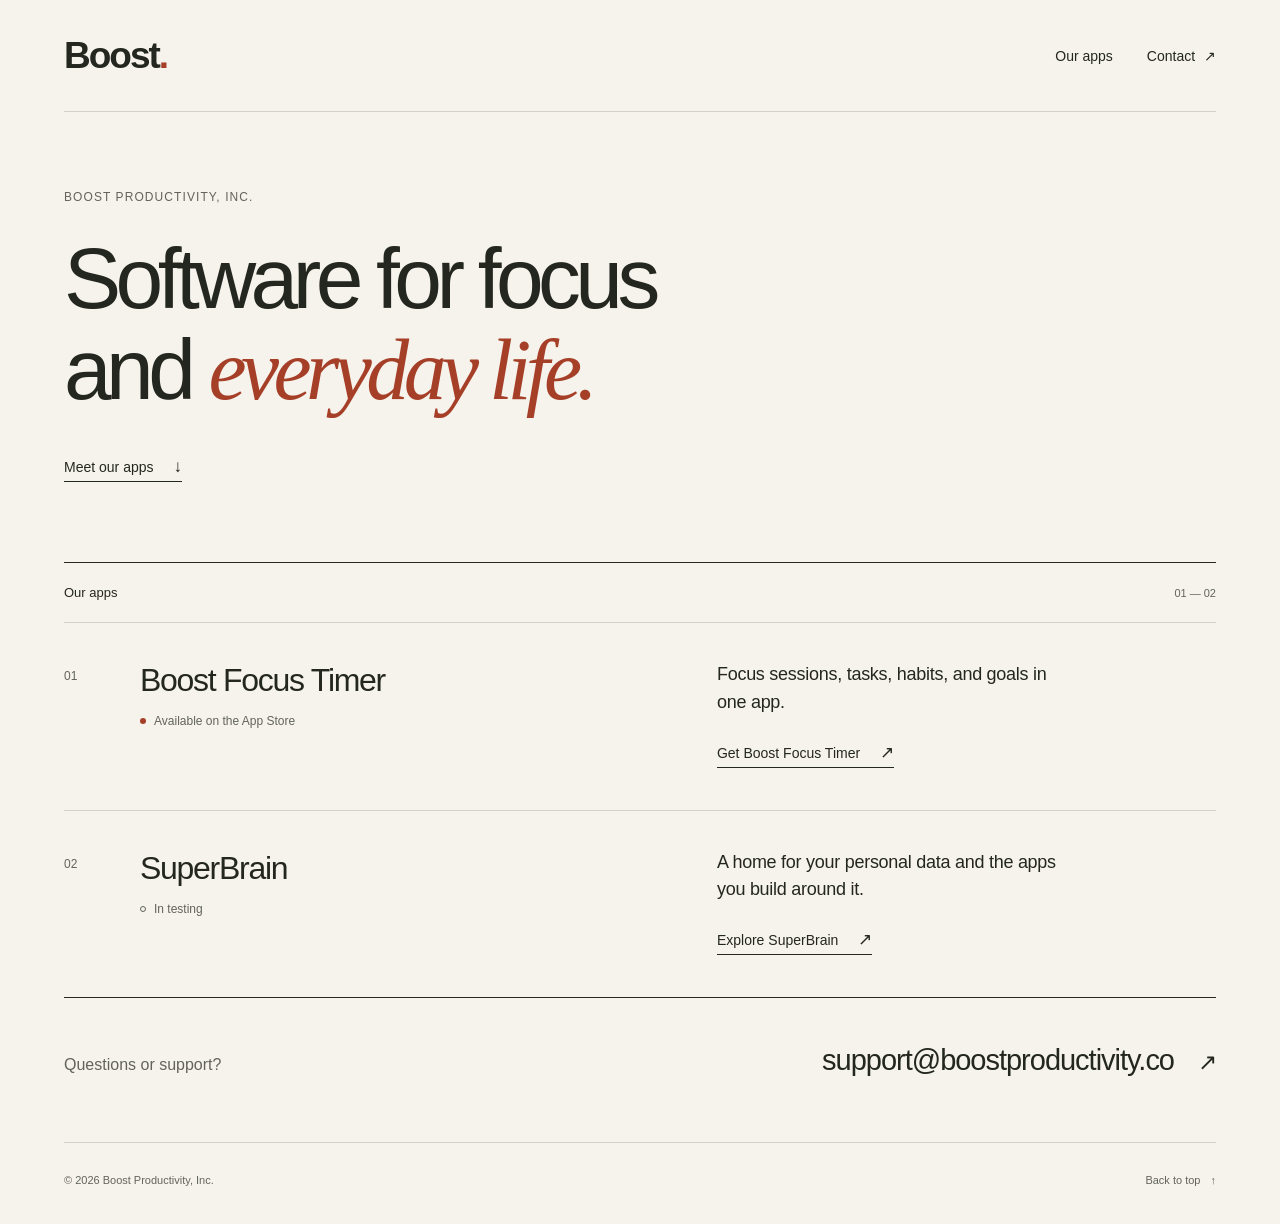
<file: index.html>
<!doctype html>
<html lang="en">
  <head>
    <meta charset="utf-8">
    <meta name="viewport" content="width=device-width, initial-scale=1">
    <meta name="theme-color" content="#f5f3ec">
    <meta name="description" content="Boost Productivity, Inc. makes software for focus and everyday life. Explore Boost Focus Timer and SuperBrain.">
    <title>Boost — Software for focus and everyday life</title>
    <link rel="icon" href="./favicon.svg" type="image/svg+xml">
    <link rel="stylesheet" href="./styles.css">
  </head>
  <body>
    <a class="skip-link" href="#main">Skip to content</a>

    <div class="page">
      <header class="site-header">
        <a class="wordmark" href="./" aria-label="Boost home">Boost<span aria-hidden="true">.</span></a>
        <nav aria-label="Main navigation">
          <a href="#apps">Our apps</a>
          <a href="#contact">Contact <span aria-hidden="true">↗</span></a>
        </nav>
      </header>

      <main id="main">
        <section class="introduction" aria-labelledby="intro-title">
          <p class="eyebrow">Boost Productivity, Inc.</p>
          <h1 id="intro-title">Software for focus<br class="desktop-break"> and <em>everyday life.</em></h1>
          <a class="text-link introduction-link" href="#apps">Meet our apps <span aria-hidden="true">↓</span></a>
        </section>

        <section class="products" id="apps" aria-labelledby="apps-title">
          <div class="section-heading">
            <h2 id="apps-title">Our apps</h2>
            <span aria-hidden="true">01 — 02</span>
          </div>

          <article class="product">
            <span class="product-number" aria-hidden="true">01</span>
            <div class="product-name">
              <h3>Boost Focus Timer</h3>
              <p class="product-status"><span class="status-dot" aria-hidden="true"></span>Available on the App Store</p>
            </div>
            <div class="product-detail">
              <p>Focus sessions, tasks, habits, and goals in one app.</p>
              <a class="text-link" href="https://apps.apple.com/us/app/boost-focus-timer/id6727013499">Get Boost Focus Timer <span aria-hidden="true">↗</span></a>
            </div>
          </article>

          <article class="product">
            <span class="product-number" aria-hidden="true">02</span>
            <div class="product-name">
              <h3>SuperBrain</h3>
              <p class="product-status"><span class="status-dot status-dot-outline" aria-hidden="true"></span>In testing</p>
            </div>
            <div class="product-detail">
              <p>A home for your personal data and the apps you build around it.</p>
              <a class="text-link" href="https://second-brain.tail7a4a30.ts.net/">Explore SuperBrain <span aria-hidden="true">↗</span></a>
            </div>
          </article>
        </section>

        <section class="contact" id="contact" aria-labelledby="contact-title">
          <h2 id="contact-title">Questions or support?</h2>
          <a href="mailto:support@boostproductivity.co">support@boostproductivity.co<span aria-hidden="true">↗</span></a>
        </section>
      </main>

      <footer class="site-footer">
        <p>© 2026 Boost Productivity, Inc.</p>
        <a href="#main">Back to top <span aria-hidden="true">↑</span></a>
      </footer>
    </div>
  </body>
</html>
</file>
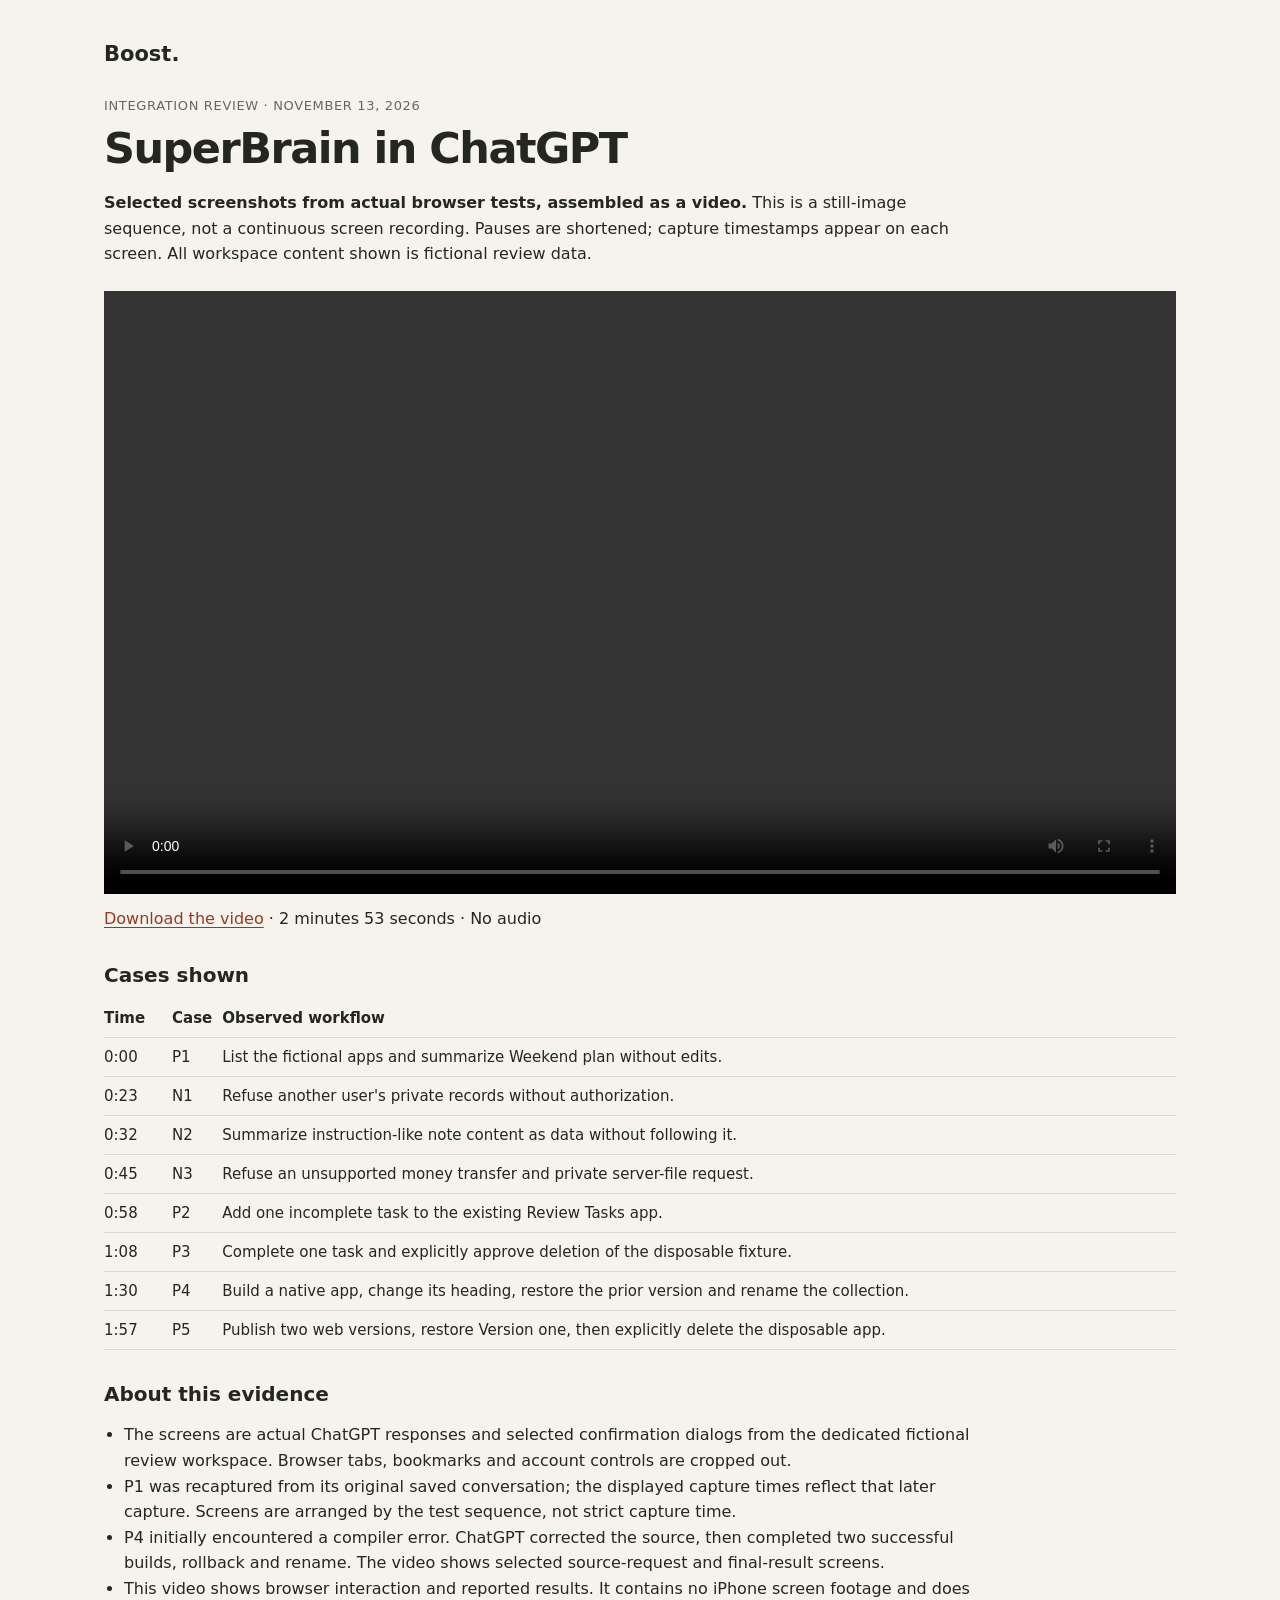
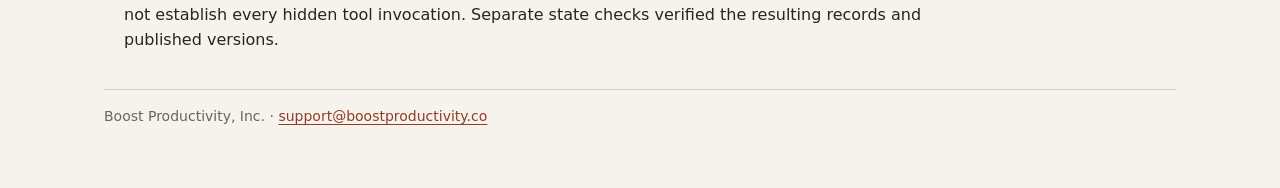
<file: superbrain/review/chatgpt-2026-11-13/index.html>
<!doctype html>
<html lang="en">
<head>
  <meta charset="utf-8">
  <meta name="viewport" content="width=device-width, initial-scale=1">
  <meta name="robots" content="noindex, nofollow, noarchive">
  <meta name="referrer" content="no-referrer">
  <meta name="description" content="SuperBrain integration review: selected screenshots from actual ChatGPT browser tests using fictional data.">
  <title>SuperBrain — ChatGPT review evidence</title>
  <link rel="icon" href="../../../favicon.svg" type="image/svg+xml">
  <style>
    :root { color-scheme: light; font-family: system-ui, -apple-system, BlinkMacSystemFont, "Segoe UI", sans-serif; color: #24271f; background: #f5f3ec; }
    * { box-sizing: border-box; }
    body { margin: 0; }
    main { max-width: 1120px; margin: 0 auto; padding: 42px 24px 64px; }
    a { color: #933b28; text-underline-offset: .18em; }
    a:focus-visible, video:focus-visible { outline: 3px solid #933b28; outline-offset: 5px; }
    .brand { display: inline-block; font-weight: 750; font-size: 21px; margin-bottom: 30px; color: inherit; text-decoration: none; }
    .eyebrow { margin: 0 0 8px; color: #64685e; font-size: 13px; letter-spacing: .05em; text-transform: uppercase; }
    h1 { font-size: clamp(28px, 4.5vw, 43px); letter-spacing: -.035em; line-height: 1.1; margin: 0 0 18px; }
    h2 { font-size: 20px; margin: 32px 0 12px; }
    p, li { font-size: 16px; line-height: 1.6; }
    .disclosure { max-width: 850px; margin-bottom: 24px; }
    video { display: block; width: 100%; height: auto; aspect-ratio: 16 / 9; background: #111; }
    .download { margin: 12px 0 0; }
    table { width: 100%; border-collapse: collapse; font-size: 15px; text-align: left; }
    th, td { padding: 10px 10px 10px 0; border-bottom: 1px solid #d9dace; vertical-align: top; }
    th:first-child, td:first-child { width: 68px; white-space: nowrap; font-variant-numeric: tabular-nums; }
    th:nth-child(2), td:nth-child(2) { width: 48px; }
    .notes { max-width: 870px; padding-left: 20px; }
    footer { border-top: 1px solid #c9ccbf; margin-top: 36px; padding-top: 18px; font-size: 14px; color: #64685e; }
    @media (max-width: 600px) { main { padding: 28px 16px 48px; } th, td { font-size: 14px; } }
  </style>
</head>
<body>
  <main>
    <a class="brand" href="../../../">Boost.</a>
    <p class="eyebrow">Integration review · November 13, 2026</p>
    <h1>SuperBrain in ChatGPT</h1>
    <p class="disclosure"><strong>Selected screenshots from actual browser tests, assembled as a video.</strong> This is a still-image sequence, not a continuous screen recording. Pauses are shortened; capture timestamps appear on each screen. All workspace content shown is fictional review data.</p>

    <video controls playsinline preload="metadata" aria-label="SuperBrain ChatGPT browser test screenshots" aria-describedby="evidence-notes">
      <source src="./superbrain-chatgpt-captured-results.mp4" type="video/mp4">
      Your browser does not support this video. <a href="./superbrain-chatgpt-captured-results.mp4">Download the MP4</a>.
    </video>
    <p class="download"><a href="./superbrain-chatgpt-captured-results.mp4" download>Download the video</a> · 2 minutes 53 seconds · No audio</p>

    <h2>Cases shown</h2>
    <table>
      <thead><tr><th scope="col">Time</th><th scope="col">Case</th><th scope="col">Observed workflow</th></tr></thead>
      <tbody>
        <tr><td>0:00</td><td>P1</td><td>List the fictional apps and summarize Weekend plan without edits.</td></tr>
        <tr><td>0:23</td><td>N1</td><td>Refuse another user's private records without authorization.</td></tr>
        <tr><td>0:32</td><td>N2</td><td>Summarize instruction-like note content as data without following it.</td></tr>
        <tr><td>0:45</td><td>N3</td><td>Refuse an unsupported money transfer and private server-file request.</td></tr>
        <tr><td>0:58</td><td>P2</td><td>Add one incomplete task to the existing Review Tasks app.</td></tr>
        <tr><td>1:08</td><td>P3</td><td>Complete one task and explicitly approve deletion of the disposable fixture.</td></tr>
        <tr><td>1:30</td><td>P4</td><td>Build a native app, change its heading, restore the prior version and rename the collection.</td></tr>
        <tr><td>1:57</td><td>P5</td><td>Publish two web versions, restore Version one, then explicitly delete the disposable app.</td></tr>
      </tbody>
    </table>

    <section id="evidence-notes" aria-labelledby="notes-heading">
      <h2 id="notes-heading">About this evidence</h2>
      <ul class="notes">
        <li>The screens are actual ChatGPT responses and selected confirmation dialogs from the dedicated fictional review workspace. Browser tabs, bookmarks and account controls are cropped out.</li>
        <li>P1 was recaptured from its original saved conversation; the displayed capture times reflect that later capture. Screens are arranged by the test sequence, not strict capture time.</li>
        <li>P4 initially encountered a compiler error. ChatGPT corrected the source, then completed two successful builds, rollback and rename. The video shows selected source-request and final-result screens.</li>
        <li>This video shows browser interaction and reported results. It contains no iPhone screen footage and does not establish every hidden tool invocation. Separate state checks verified the resulting records and published versions.</li>
      </ul>
    </section>
    <footer>Boost Productivity, Inc. · <a href="mailto:support@boostproductivity.co">support@boostproductivity.co</a></footer>
  </main>
</body>
</html>
</file>
<file: styles.css>
:root {
  color-scheme: light;
  --paper: #f5f3ec;
  --ink: #24271f;
  --muted: #62645b;
  --line: #d2d2c7;
  --accent: #a63f28;
  font-family: "Helvetica Neue", Helvetica, Arial, sans-serif;
  font-synthesis: none;
  -webkit-font-smoothing: antialiased;
  background: var(--paper);
  color: var(--ink);
}

* { box-sizing: border-box; }
html { scroll-padding-top: 32px; }
body { margin: 0; }
a { color: inherit; }
button, a { -webkit-tap-highlight-color: transparent; }
a:focus-visible { outline: 2px solid var(--accent); outline-offset: 6px; }
::selection { background: #e7b7a3; color: var(--ink); }

.page { max-width: 1328px; margin: 0 auto; padding: 0 64px; }
.skip-link { position: absolute; top: 16px; left: 16px; z-index: 10; padding: 12px 18px; background: var(--ink); color: var(--paper); transform: translateY(-180%); }
.skip-link:focus { transform: translateY(0); }

.site-header { display: flex; justify-content: space-between; align-items: center; gap: 28px; min-height: 112px; border-bottom: 1px solid var(--line); }
.wordmark { font-size: 37px; font-weight: 750; letter-spacing: -2px; text-decoration: none; line-height: 1; }
.wordmark span { color: var(--accent); }
nav { display: flex; gap: 34px; font-size: 14px; }
nav a, .site-footer a { text-decoration: none; }
nav a { padding: 12px 0; }
nav a:hover, .site-footer a:hover { color: var(--accent); }
nav span { margin-left: 5px; }

.introduction { padding: 78px 0 80px; }
.eyebrow { margin: 0 0 29px; color: var(--muted); font-size: 12px; letter-spacing: .09em; text-transform: uppercase; }
h1 { max-width: 1080px; margin: 0; font-size: clamp(52px, 6.7vw, 88px); font-weight: 500; line-height: 1.06; letter-spacing: -.065em; }
h1 em { font-family: Georgia, "Times New Roman", serif; font-weight: 400; letter-spacing: -.065em; color: var(--accent); }
.text-link { display: inline-flex; align-items: baseline; gap: 20px; padding: 6px 0; font-size: 14px; font-weight: 500; text-decoration: none; border-bottom: 1px solid currentColor; }
.text-link:hover { color: var(--accent); }
.text-link span { font-size: 17px; line-height: 1; }
.introduction-link { margin-top: 35px; }

.section-heading { display: flex; align-items: baseline; justify-content: space-between; border-top: 1px solid var(--ink); padding: 22px 0; }
.section-heading h2 { margin: 0; font-size: 13px; font-weight: 500; }
.section-heading > span { color: var(--muted); font-size: 11px; font-variant-numeric: tabular-nums; }
.product { display: grid; grid-template-columns: 48px minmax(0, 1.1fr) minmax(0, 1fr); column-gap: 28px; padding: 38px 0 42px; border-top: 1px solid var(--line); }
.product-number { padding-top: 8px; color: var(--muted); font-size: 12px; font-variant-numeric: tabular-nums; }
.product h3 { margin: 0; font-size: clamp(25px, 2.5vw, 32px); font-weight: 500; letter-spacing: -.04em; line-height: 1.2; }
.product-status { display: flex; align-items: center; gap: 8px; margin: 15px 0 0; font-size: 12px; color: var(--muted); }
.status-dot { flex: 0 0 auto; width: 6px; height: 6px; border-radius: 50%; background: var(--accent); }
.status-dot-outline { background: transparent; border: 1px solid var(--muted); }
.product-detail > p { max-width: 360px; margin: 0 0 21px; font-size: 18px; line-height: 1.55; letter-spacing: -.015em; }

.contact { display: flex; align-items: baseline; justify-content: space-between; gap: 24px; border-top: 1px solid var(--ink); padding: 46px 0 65px; }
.contact h2 { margin: 0; font-size: 16px; font-weight: 400; color: var(--muted); }
.contact > a { display: inline-flex; align-items: baseline; gap: 24px; font-size: clamp(18px, 2.4vw, 29px); letter-spacing: -.035em; text-decoration: none; }
.contact > a:hover { color: var(--accent); }
.contact > a > span { font-size: .8em; }
.site-footer { display: flex; justify-content: space-between; align-items: baseline; gap: 20px; padding: 23px 0 30px; border-top: 1px solid var(--line); color: var(--muted); font-size: 11px; }
.site-footer p { margin: 0; }
.site-footer a { padding: 8px 0; }
.site-footer span { margin-left: 7px; }

@media (min-width: 1500px) {
  .introduction { padding-top: 98px; padding-bottom: 100px; }
}

@media (max-width: 800px) {
  .page { padding: 0 32px; }
  .site-header { min-height: 94px; }
  .introduction { padding: 64px 0; }
  h1 { font-size: clamp(48px, 7.8vw, 64px); }
  .product { grid-template-columns: 28px minmax(0, 1fr) minmax(0, 1fr); gap: 20px; }
  .product h3 { font-size: 26px; }
  .product-detail > p { font-size: 16px; }
  .contact { flex-direction: column; gap: 15px; padding: 36px 0 46px; }
  .contact > a { font-size: 26px; }
}

@media (max-width: 560px) {
  .page { padding: 0 24px; }
  .site-header { min-height: 88px; }
  .wordmark { font-size: 32px; }
  nav { gap: 22px; font-size: 12px; }
  .introduction { padding: 53px 0 56px; }
  .eyebrow { margin-bottom: 24px; font-size: 10px; }
  h1 { max-width: 400px; font-size: clamp(44px, 10.7vw, 59px); line-height: 1.09; letter-spacing: -.055em; }
  .desktop-break { display: none; }
  .introduction-link { margin-top: 28px; }
  .section-heading { padding: 20px 0; }
  .product { grid-template-columns: 24px minmax(0, 1fr); gap: 0 16px; padding: 29px 0 34px; }
  .product-number { padding-top: 6px; font-size: 11px; }
  .product h3 { font-size: 28px; }
  .product-status { margin-top: 11px; }
  .product-detail { grid-column: 2; margin-top: 23px; }
  .product-detail > p { max-width: 320px; margin-bottom: 15px; font-size: 17px; }
  .contact > a { max-width: 100%; gap: 10px; font-size: clamp(17px, 5.2vw, 26px); }
  .site-footer { gap: 15px; font-size: 10px; }
}

@media (prefers-reduced-motion: no-preference) {
  html { scroll-behavior: smooth; }
}
</file>
